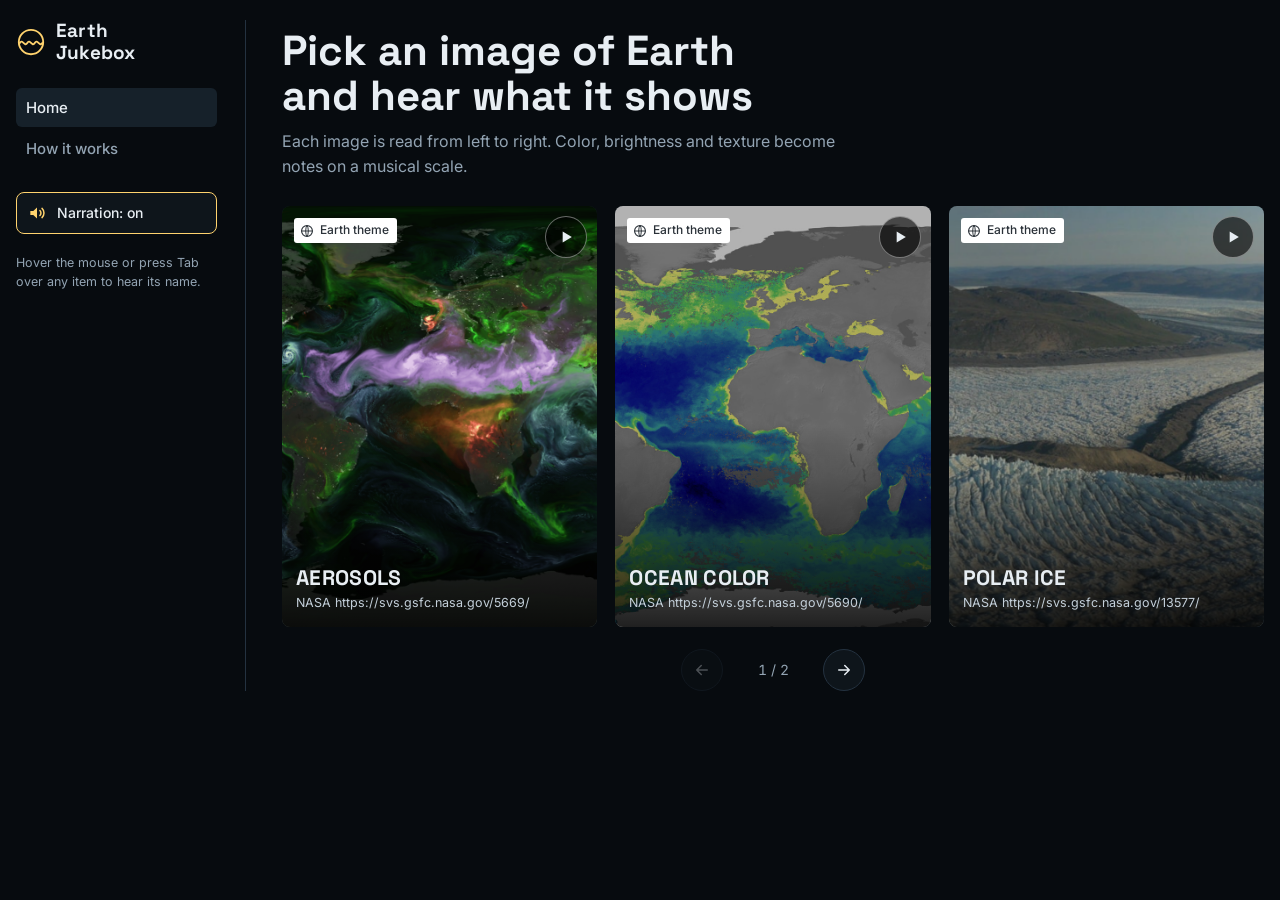
<file: hackathon/index.html>
<!doctype html>
<html lang="en">
<head>
<meta charset="utf-8">
<meta name="viewport" content="width=device-width, initial-scale=1, viewport-fit=cover">
<title>Earth Jukebox</title>
<link rel="preconnect" href="https://fonts.googleapis.com">
<link rel="preconnect" href="https://fonts.gstatic.com" crossorigin>
<link rel="stylesheet" href="https://fonts.googleapis.com/css2?family=Inter:wght@400;500;600&family=Space+Grotesk:wght@500;700&display=swap">
<link rel="stylesheet" href="style.css">
</head>
<body>
<div id="view-home" class="shell">
  <aside class="side">
    <div class="side-in">
      <a class="brand" href="#home" data-voz="Earth Jukebox. Home page.">
        <svg width="30" height="30" viewBox="0 0 32 32" fill="none" aria-hidden="true"><circle cx="16" cy="16" r="13" stroke="currentColor" stroke-width="2"/><path d="M4 17c3-5 5 5 8 0s5 5 8 0 5 5 8 0" stroke="currentColor" stroke-width="2" stroke-linecap="round"/></svg>
        <span>Earth<br>Jukebox</span>
      </a>
      <ul class="nav">
        <li><a href="#home">Home</a></li>
        <li><a href="#how-it-works">How it works</a></li>
      </ul>
      <div class="voz-box" id="voz-box">
        <button class="voz-btn" id="voz" type="button" aria-pressed="true" data-voz-always>
          <svg width="20" height="20" viewBox="0 0 24 24" fill="none" aria-hidden="true"><path d="M4 9.5v5h3.5L12 18.5v-13L7.5 9.5H4z" fill="currentColor"/><path d="M15.5 9a4.2 4.2 0 0 1 0 6M18 6.5a7.6 7.6 0 0 1 0 11" stroke="currentColor" stroke-width="1.8" stroke-linecap="round"/></svg>
          <span id="voz-txt">Narration: on</span>
        </button>
        <p class="small">Hover the mouse or press Tab over any item to hear its name.</p>
      </div>
    </div>
  </aside>
  <main class="main">
    <div id="page-home">
    <header class="hero">
      <h1>Pick an image of Earth and hear what it shows</h1>
      <p>Each image is read from left to right. Color, brightness and texture become notes on a musical scale.</p>
    </header>
    <p class="notice" id="notice" role="alert" hidden>The image pixels could not be read to play the preview. Open the site through a local server (for example, <code>python -m http.server</code> inside the project folder) instead of double-clicking the file.</p>
    <section class="carousel" id="carousel" aria-roledescription="carousel" aria-label="Earth images">
      <div class="viewport"><div class="track" id="grid"></div></div>
      <nav class="pager" id="pager" aria-label="Browse the cards">
        <button class="pg" id="prev" type="button" aria-label="Previous cards"><svg width="18" height="18" viewBox="0 0 24 24" fill="none" aria-hidden="true"><path d="M19 12H5M11 6l-6 6 6 6" stroke="currentColor" stroke-width="2" stroke-linecap="round" stroke-linejoin="round"/></svg></button>
        <span class="pgn" id="pgn" aria-live="polite">1 / 1</span>
        <button class="pg" id="next" type="button" aria-label="Next cards"><svg width="18" height="18" viewBox="0 0 24 24" fill="none" aria-hidden="true"><path d="M5 12h14M13 6l6 6-6 6" stroke="currentColor" stroke-width="2" stroke-linecap="round" stroke-linejoin="round"/></svg></button>
      </nav>
    </section>
    </div>
    <div id="page-how" hidden>
    <section class="how">
      <h1>How an image becomes sound</h1>
      <p>The image is split into 48 columns. Each column plays one note, and the same list of notes drives the audio, the golden line over the image and the piano roll. The notes are locked to a scale so they sound like music rather than noise.</p>
      <div class="tbl">
        <table>
          <thead><tr><th>In the image</th><th>In the sound</th></tr></thead>
          <tbody>
            <tr><td>Horizontal position</td><td>Timing of the music and stereo position, from left to right</td></tr>
            <tr><td>Brightest region of the column</td><td>Pitch: the higher it sits in the image, the higher the note</td></tr>
            <tr><td>Brightness</td><td>Note volume</td></tr>
            <tr><td>Warm tones</td><td>Bright timbre, with the filter open</td></tr>
            <tr><td>Cool tones</td><td>Soft, rounded timbre</td></tr>
            <tr><td>Green</td><td>Short, marimba-like timbre</td></tr>
            <tr><td>Texture and detail</td><td>A second voice joins where the image has more contrast</td></tr>
            <tr><td>Average image brightness</td><td>Strength of a low background chord</td></tr>
          </tbody>
        </table>
      </div>
    </section>
    </div>
  </main>
</div>

<div id="view-card" hidden>
  <div class="imgwrap" id="imgwrap">
    <canvas id="img" role="img" aria-label=""></canvas>
    <canvas id="fx" aria-hidden="true"></canvas>
    <span class="credit" id="c-credit" hidden></span>
    <div class="top">
      <a class="back" href="#home" data-voz="Back to the home page"><span aria-hidden="true">←</span> Back</a>
      <div class="ttl">
        <span class="chip"><svg width="14" height="14" viewBox="0 0 16 16" fill="none" aria-hidden="true"><circle cx="8" cy="8" r="6.2" stroke="currentColor" stroke-width="1.3"/><path d="M1.8 8h12.4M8 1.8c2 2 2 10.4 0 12.4M8 1.8c-2 2-2 10.4 0 12.4" stroke="currentColor" stroke-width="1.1"/></svg>Earth theme</span>
        <h2 id="c-title"></h2>
      </div>
      <details class="desc">
        <summary>Image description</summary>
        <div class="box"><p id="c-desc"></p><p id="c-sound"></p></div>
      </details>
    </div>
  </div>
  <div class="panel">
    <div class="caption"><b>Now</b><span id="caption"></span></div>
    <canvas id="roll" data-voz="Piano roll. Each bar is a note. Click to jump to a point in the music." role="img" aria-label="Piano roll. Each bar is a note being played. Click to jump to a point in the music."></canvas>
    <div class="controls">
      <button class="play" id="play" type="button" aria-label="Play"></button>
      <div class="grp" role="group" aria-label="Speed">
        <span class="lbl" aria-hidden="true">Speed</span>
        <button class="seg" type="button" data-speed="0.6" aria-pressed="false" data-voz="Speed 0.6 times">0.6×</button>
        <button class="seg" type="button" data-speed="1" aria-pressed="true" data-voz="Normal speed">1×</button>
        <button class="seg" type="button" data-speed="1.5" aria-pressed="false" data-voz="Speed 1.5 times">1.5×</button>
      </div>
      <label class="tog"><input type="checkbox" id="loop"> Loop</label>
      <span class="time" id="time" aria-hidden="true">0:00 / 0:00</span>
    </div>
  </div>
</div>
<div class="sr-only" id="live" aria-live="polite"></div>

<script src="app.js"></script>
</body>
</html>
</file>
<file: hackathon/style.css>
/* Reset the artifact platform used to inject; needed outside it */
*,*::before,*::after{box-sizing:border-box}
html{color-scheme:dark}
body{margin:0}
img{max-width:100%}
[hidden]{display:none!important}

/* Layout: home = fixed sidebar + card grid (as in the sketch); card = full-width image with the piano roll strip below. */
:root{
  --bg:#070b0f;
  --surface:#0e151b;
  --surface-2:#16212a;
  --line:#243240;
  --fg:#e8eef3;
  --muted:#93a4b3;
  --accent:#ffd36e;
  --accent-ink:#1a1400;
  --font-display:'Space Grotesk',system-ui,-apple-system,'Segoe UI',sans-serif;
  --font-body:'Inter',system-ui,-apple-system,'Segoe UI',sans-serif;
  color-scheme:dark;
}
*{box-sizing:border-box}
body{
  background:var(--bg);color:var(--fg);
  font:15px/1.55 var(--font-body);
  padding-left:max(16px,env(safe-area-inset-left,0px));
  padding-right:max(16px,env(safe-area-inset-right,0px));
}
a{color:inherit}
button{font:inherit;color:inherit}
:focus-visible{outline:3px solid var(--accent);outline-offset:2px}
.sr-only{position:absolute;width:1px;height:1px;overflow:hidden;clip:rect(0 0 0 0);white-space:nowrap}

/* ---------- Home ---------- */
.shell{display:grid;grid-template-columns:230px minmax(0,1fr);gap:0 36px;max-width:1280px;margin:0 auto;padding-block:20px 64px}
.side{border-right:1px solid var(--line);padding-right:28px}
.side-in{position:sticky;top:20px;display:flex;flex-direction:column;gap:24px}
.brand{display:flex;align-items:center;gap:10px;font:700 19px/1.15 var(--font-display);letter-spacing:.01em;text-decoration:none}
.brand svg{flex:none;color:var(--accent)}
.nav{display:flex;flex-direction:column;gap:2px;list-style:none;margin:0;padding:0}
.nav a{display:block;padding:8px 10px;border-radius:6px;text-decoration:none;color:var(--muted);font-weight:500}
.nav a:hover,.nav a[aria-current="page"]{background:var(--surface-2);color:var(--fg)}
.voz-box{display:flex;flex-direction:column;gap:8px}
.voz-btn{display:flex;align-items:center;gap:10px;width:100%;padding:9px 10px;border:1px solid var(--line);border-radius:8px;background:var(--surface);cursor:pointer;font-weight:500;font-size:14px;text-align:left}
.voz-btn:hover{border-color:var(--muted)}
.voz-btn[aria-pressed="true"]{border-color:var(--accent)}
.voz-btn svg{flex:none;color:var(--accent)}
.voz-btn[aria-pressed="false"] svg{color:var(--muted)}
.small{font-size:12.5px;color:var(--muted);line-height:1.45}

.main{min-width:0}
.hero{padding-block:8px 28px;max-width:62ch}
.hero h1{font:700 clamp(28px,4.2vw,42px)/1.08 var(--font-display);margin:0 0 10px;text-wrap:balance}
.hero p{margin:0;color:var(--muted);font-size:16px}
.carousel{--gap:18px;--pv:3}
.viewport{overflow:hidden}
.track{display:flex;gap:var(--gap);transition:transform .5s cubic-bezier(.4,0,.2,1)}
.pager{display:flex;justify-content:center;align-items:center;gap:22px;margin-top:22px}
.pg{width:42px;height:42px;border-radius:50%;border:1px solid var(--line);background:var(--surface);display:grid;place-items:center;cursor:pointer;color:var(--fg)}
.pg:hover:not(:disabled){border-color:var(--accent);color:var(--accent)}
.pg:disabled{opacity:.3;cursor:default}
.pgn{min-width:56px;text-align:center;color:var(--muted);font-size:14px;font-variant-numeric:tabular-nums}
.card{position:relative;flex:0 0 calc((100% - (var(--pv) - 1) * var(--gap)) / var(--pv));min-width:0;aspect-ratio:3/4;border-radius:8px;overflow:hidden;background:var(--surface-2)}
.card canvas{position:absolute;inset:0;width:100%;height:100%;display:block;transition:transform .45s ease}
.card:hover canvas{transform:scale(1.04)}
.shade{position:absolute;inset:0;background:linear-gradient(to top,rgba(0,0,0,.82) 0%,rgba(0,0,0,0) 48%);pointer-events:none}
.chip{position:absolute;left:12px;top:12px;display:inline-flex;align-items:center;gap:6px;background:#fff;color:#2a3138;border-radius:3px;padding:3px 8px 3px 6px;font-size:12px;font-weight:500;pointer-events:none}
.lab{position:absolute;left:14px;right:14px;bottom:14px;pointer-events:none}
.lab h3{margin:0;font:700 21px/1.1 var(--font-display);text-transform:uppercase;letter-spacing:.015em}
.lab p{margin:4px 0 0;font-size:12.5px;color:#c4d0da}
.card-link{position:absolute;inset:0;z-index:1;border-radius:8px}
.card-link:focus-visible{outline-offset:-4px}
.pv{position:absolute;right:10px;top:10px;z-index:2;width:42px;height:42px;border-radius:50%;display:grid;place-items:center;background:rgba(0,0,0,.6);border:1px solid rgba(255,255,255,.4);cursor:pointer}
.pv:hover{background:rgba(0,0,0,.82);border-color:var(--accent)}
.pv[aria-pressed="true"]{background:var(--accent);color:var(--accent-ink);border-color:var(--accent)}

.notice{margin:0 0 22px;padding:12px 14px;border:1px solid var(--accent);border-radius:8px;background:var(--surface);font-size:14px;max-width:62ch}
.notice code{background:var(--surface-2);padding:1px 6px;border-radius:4px;font-size:13px}
.credit{position:absolute;right:max(12px,env(safe-area-inset-right,0px));bottom:10px;z-index:2;max-width:calc(100% - 24px);padding:3px 9px;border-radius:4px;background:rgba(0,0,0,.62);color:#d7e0e8;font-size:12px;pointer-events:none}
.how{max-width:78ch;padding-top:8px}
.how h1{font:700 clamp(28px,4.2vw,42px)/1.08 var(--font-display);margin:0 0 12px;text-wrap:balance}
.how p{color:var(--muted);margin:0 0 18px}
.tbl{overflow-x:auto;border:1px solid var(--line);border-radius:8px}
.tbl table{border-collapse:collapse;width:100%;min-width:460px}
.tbl th,.tbl td{text-align:left;padding:10px 14px;border-bottom:1px solid var(--line);vertical-align:top}
.tbl tr:last-child td{border-bottom:0}
.tbl th{font:600 11.5px var(--font-display);letter-spacing:.12em;text-transform:uppercase;color:var(--muted);background:var(--surface)}
.tbl td:first-child{font-weight:600;white-space:nowrap}

/* ---------- Card page ---------- */
#view-card{
  position:fixed;inset:0;z-index:5;display:flex;flex-direction:column;background:var(--bg);
  padding-top:env(safe-area-inset-top,0px);padding-bottom:env(safe-area-inset-bottom,0px);
}
.imgwrap{position:relative;flex:1;min-height:0;overflow:hidden;background:#000}
.imgwrap canvas{position:absolute;inset:0;width:100%;height:100%;display:block}
#fx{pointer-events:none}
.top{
  position:absolute;left:0;right:0;top:0;z-index:3;display:flex;flex-wrap:wrap;align-items:flex-start;gap:10px 16px;
  padding:14px max(16px,env(safe-area-inset-right,0px)) 44px max(16px,env(safe-area-inset-left,0px));
  background:linear-gradient(rgba(5,8,11,.8),rgba(5,8,11,0));pointer-events:none;
}
.top>*{pointer-events:auto}
.back{display:inline-flex;align-items:center;gap:6px;padding:8px 14px;border-radius:999px;background:rgba(0,0,0,.6);border:1px solid rgba(255,255,255,.35);text-decoration:none;font-weight:600;font-size:14px}
.back:hover{border-color:var(--accent)}
.ttl{display:flex;flex-direction:column;gap:6px;min-width:0}
.ttl h2{margin:0;font:700 clamp(24px,4vw,36px)/1.05 var(--font-display);text-transform:uppercase;letter-spacing:.01em;text-shadow:0 1px 12px rgba(0,0,0,.7)}
.ttl .chip{position:static;align-self:flex-start}
.desc{margin-left:auto;position:relative}
.desc summary{list-style:none;cursor:pointer;padding:8px 14px;border-radius:999px;background:rgba(0,0,0,.6);border:1px solid rgba(255,255,255,.35);font-weight:600;font-size:14px}
.desc summary::-webkit-details-marker{display:none}
.desc summary:hover{border-color:var(--accent)}
.desc .box{position:absolute;right:0;top:calc(100% + 8px);width:min(420px,calc(100vw - 32px));background:var(--surface);border:1px solid var(--line);border-radius:8px;padding:14px 16px;font-size:14px;box-shadow:0 12px 32px rgba(0,0,0,.5)}
.desc .box p{margin:0 0 8px}
.desc .box p:last-child{margin:0;color:var(--muted)}

.panel{
  background:var(--surface);border-top:1px solid var(--line);display:flex;flex-direction:column;gap:8px;
  padding:10px max(16px,env(safe-area-inset-right,0px)) 12px max(16px,env(safe-area-inset-left,0px));
}
.caption{font-size:14px;line-height:1.45;height:2.9em;overflow:hidden;display:-webkit-box;-webkit-line-clamp:2;-webkit-box-orient:vertical}
/* fixed height (2 lines): if the caption grew and shrank with each note, the image area would resize and the image would jump */
.caption b{font:600 11px var(--font-display);letter-spacing:.14em;text-transform:uppercase;color:var(--accent);margin-right:10px}
.caption span{min-width:0}
#roll{width:100%;height:clamp(110px,22vh,190px);display:block;border-radius:6px;background:var(--surface-2);cursor:pointer;touch-action:none}
.controls{display:flex;flex-wrap:wrap;align-items:center;gap:10px 18px}
.play{width:48px;height:48px;border-radius:50%;border:0;background:var(--accent);color:var(--accent-ink);display:grid;place-items:center;cursor:pointer}
.play:hover{filter:brightness(1.08)}
.grp{display:flex;align-items:center;gap:6px}
.grp .lbl{font-size:12.5px;color:var(--muted);margin-right:2px}
.seg{min-width:46px;height:36px;padding:0 10px;border-radius:8px;border:1px solid var(--line);background:var(--surface-2);cursor:pointer;font-weight:500;font-size:13.5px;font-variant-numeric:tabular-nums}
.seg:hover{border-color:var(--muted)}
.seg[aria-pressed="true"]{background:var(--accent);color:var(--accent-ink);border-color:var(--accent);font-weight:600}
.tog{display:inline-flex;align-items:center;gap:8px;font-size:14px;cursor:pointer}
.tog input{width:18px;height:18px;accent-color:#ffd36e}
.time{margin-left:auto;color:var(--muted);font-size:13.5px;font-variant-numeric:tabular-nums}

@media (max-width:760px){
  .shell{grid-template-columns:minmax(0,1fr)}
  .side{border-right:0;border-bottom:1px solid var(--line);padding:0 0 18px;margin-bottom:22px}
  .side-in{position:static;gap:14px}
  .nav{flex-direction:row;flex-wrap:wrap}
  .carousel{--gap:12px}
  .lab h3{font-size:17px}
  .time{margin-left:0}
}
@media (prefers-reduced-motion:reduce){
  .card canvas,.track{transition:none}
  .card:hover canvas{transform:none}
}

/* ---------- Responsive: phones, tablets and touch screens ---------- */

/* Touch screens: bigger targets for fingers (at least 44px) and no hover zoom */
@media (pointer:coarse){
  .seg{min-width:52px;height:44px}
  .pg{width:48px;height:48px}
  .pv{width:46px;height:46px}
  .back,.desc summary{padding:11px 16px}
  .tog{min-height:44px}
  .tog input{width:22px;height:22px}
  .nav a{padding:11px 12px}
  .voz-btn{min-height:44px}
}
@media (hover:none){
  .card:hover canvas{transform:none}
}

/* Phones (portrait) */
@media (max-width:520px){
  body{font-size:14.5px}
  .shell{padding-block:14px 40px}
  .hero{padding-block:4px 20px}
  .hero p{font-size:15px}
  /* card shorter than 3:4 so the title and the arrows fit on screen */
  .card{aspect-ratio:4/5;max-height:62vh}
  .lab h3{font-size:18px}
  /* "How it works" table: each row becomes a small block, no sideways scrolling */
  .tbl{overflow:visible}
  .tbl table{min-width:0}
  .tbl thead{display:none}
  .tbl tr{display:block;padding:12px 14px;border-bottom:1px solid var(--line)}
  .tbl tr:last-child{border-bottom:0}
  .tbl td{display:block;padding:0;border:0;white-space:normal}
  .tbl td:first-child{white-space:normal;margin-bottom:4px}
  .tbl td:last-child{color:var(--muted)}
  /* card page: lighter top bar so it covers less of the image */
  .top{padding:10px max(12px,env(safe-area-inset-right,0px)) 28px max(12px,env(safe-area-inset-left,0px));gap:8px 10px}
  .ttl .chip{display:none}
  .ttl h2{font-size:22px}
  .back,.desc summary{font-size:13.5px}
  .credit{font-size:11px;bottom:6px}
  .panel{padding:8px max(12px,env(safe-area-inset-right,0px)) 10px max(12px,env(safe-area-inset-left,0px))}
  .caption{font-size:13.5px}
  .controls{gap:8px 12px}
  .grp .lbl{display:none}
}

/* Short screens (phone lying sideways): keep the image visible */
@media (max-height:520px){
  .top{padding:8px max(12px,env(safe-area-inset-right,0px)) 20px max(12px,env(safe-area-inset-left,0px));gap:6px 10px}
  .ttl{flex-direction:row;align-items:center;gap:10px}
  .ttl .chip{display:none}
  .ttl h2{font-size:20px}
  .back,.desc summary{padding:7px 12px;font-size:13px}
  .panel{gap:6px;padding-top:6px;padding-bottom:6px}
  .caption{font-size:13px;height:auto;white-space:nowrap;overflow:hidden;text-overflow:ellipsis;display:block}
  #roll{height:64px}
  .play{width:42px;height:42px}
  .seg{height:38px}
  .tog{min-height:38px}
}
</file>
